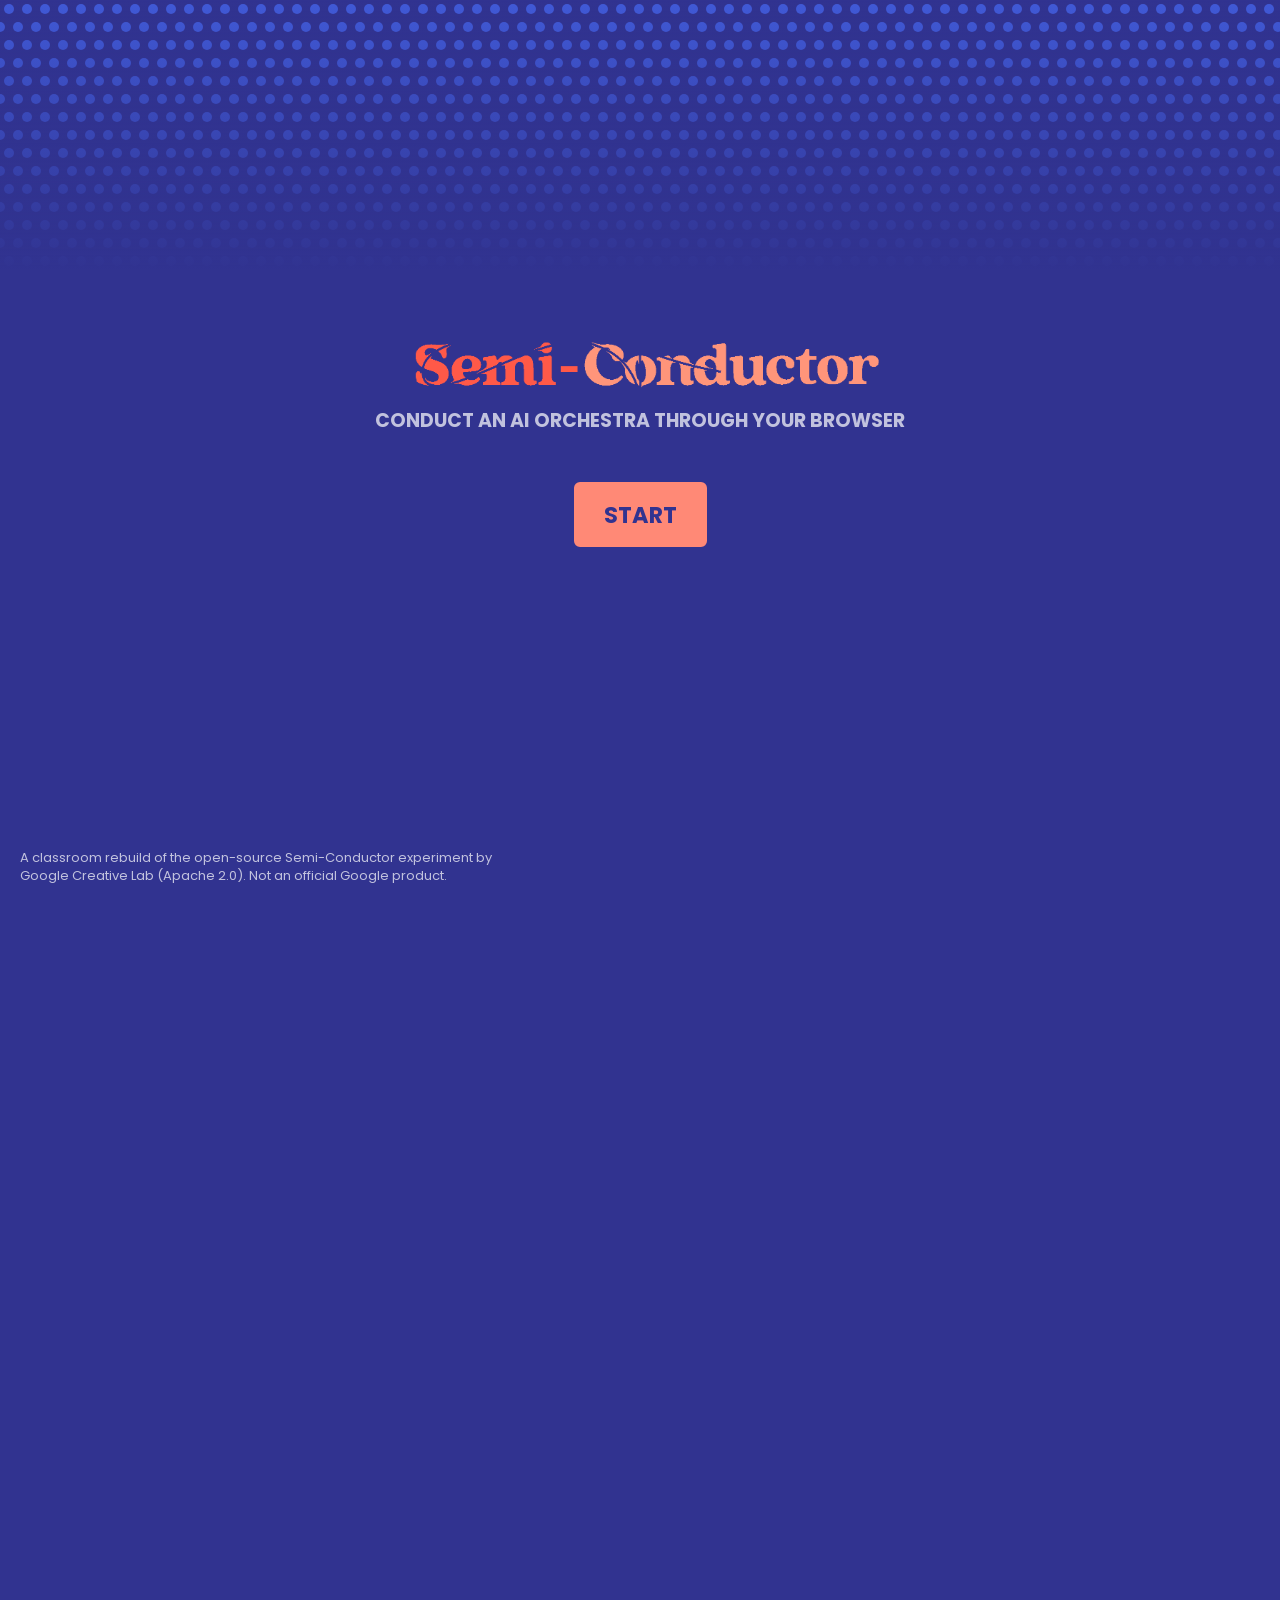
<file: docs/index.html>
<!doctype html><html lang="en"><head><meta charset="utf-8"><meta name="viewport" content="width=device-width, initial-scale=1.0"><title>Semi-Conductor</title><meta name="description" content=""><link rel="icon" type="image/png" href="favicon-32x32.3e89edb4.png" sizes="32x32"><link rel="icon" type="image/png" href="favicon-16x16.1eab2253.png" sizes="16x16"><link href="https://fonts.googleapis.com/css?family=Poppins:400" rel="stylesheet"><link rel="stylesheet" href="main.6c7f8136.css"><script src="main.ef14749e.js" defer></script></head><body> <div class="page-error"> <div class="error-container"> <img src="error.b8a45222.svg" alt="A broken treble clef sign"> <h2 class="error-title">We're in treble.</h2> <p class="error-text">Something went wrong and I don't know what it is. Maybe you could just... sing along?</p> </div> </div> <div class="dot-bg"> <div class="start-bg-fade"></div> <div class="start-bg"></div> </div>  <section class="page-info"> <div class="info-content-outer"> <div class="info-content"> <h1>How It Works</h1> <p>Semi-Conductor is an experiment that lets you conduct your own orchestra through your browser. You can move your arms to change the tempo, volume, and instrumentation of a piece of music.</p> <p>It uses Tensorflow.js, a machine learning library that works in the browser, to map out your movements through your webcam. An algorithm plays along to the score as you conduct, using hundreds of tiny audio files from live recorded instruments.</p> <p>Music: Vivaldi's <i>Winter</i> from the <a href="https://www.mutopiaproject.org/" target="_blank">Mutopia Project</a> edition (CC BY-SA 3.0); <i>Can-Can</i> (Offenbach) and <i>The Star-Spangled Banner</i> (John Stafford Smith) arranged for strings for this classroom edition.</p> <p>Find more information about PoseNet <a href="https://medium.com/tensorflow/real-time-human-pose-estimation-in-the-browser-with-tensorflow-js-7dd0bc881cd5" target="_blank"> on the TensorFlow blog</a>.</p> <p> </p><p>Built by Rupert Parry, Melissa Lu, Haylie Craig and Samantha Cordingley from Google Creative Lab, Sydney. This copy was rebuilt from their <a href="https://github.com/googlecreativelab/semi-conductor" target="_blank">open-source code</a> for classroom use.</p> <p>Instrument samples: <a href="https://github.com/nbrosowsky/tonejs-instruments" target="_blank">tonejs-instruments</a> by Nicholaus Brosowsky (CC BY 3.0), from Freesound and public-domain sources.</p> <p><button class="button-info-close">Back</button></p> </div> </div> </section>  <section class="page-finish"> <div class="roses-container"></div> <div class="finish-content-outer"> <div class="finish-content"> <p class="finish-text">Bravo!</p> <button class="button-restart button-large"> Play Again </button> </div> </div> </section>  <section class="page-start"> <div class="start-content"> <h1 class="start-logo"> <img src="logo.7bc55bd9.gif" alt="Semi-Conductor" class="start-logo-image"> </h1> <h2 class="start-subtitle">Conduct an AI orchestra through your browser</h2> <div class="start-button-container"> <button class="button-large progress start-button" disabled> Loading... </button> </div> </div> <footer class="start-footer"> <p class="start-footer-credit">A classroom rebuild of the open-source Semi-Conductor experiment by Google Creative Lab (Apache 2.0). Not an official Google product.</p> </footer> </section>  <section class="page-songs"> <h2 class="songs-title">Choose your music, Maestro</h2> <div class="song-list"></div> </section>  <section class="page-tutorial"> <section class="tutorial-part tutorial-part-1"> <div class="card tutorial-part-content"> <div class="tutorial-text"> Conduct by bouncing your hand up and down. <br>Each bounce is a beat: slow bounces, slow music! </div> <div class="tutorial-image"> <img src="tutorial-conducting.a946c02e.gif"> </div> <div class="tutorial-controls"> <button class="button-large tutorial-next">Next</button> </div> </div> </section> <section class="tutorial-part tutorial-part-2"> <div class="card tutorial-part-content"> <div class="tutorial-text"> Move up and down to play louder and softer </div> <div class="tutorial-image"> <img src="tutorial-volume.c519bb6f.gif"> </div> <div class="tutorial-controls"> <button class="button-large tutorial-next">Next</button> </div> </div> </section> <section class="tutorial-part tutorial-part-3"> <div class="card tutorial-part-content"> <div class="tutorial-text"> Move from side-to-side to control which sections play </div> <div class="tutorial-image"> <img src="tutorial-sections.76f06e44.gif"> </div> <div class="tutorial-controls"> <button class="button-large tutorial-end">Let's go</button> </div> </div> </section> </section>  <section class="page-main"> <nav class="main-topbar"> <div class="main-topbar-buttons"> <button class="button-restart"> <img src="icon-restart.a2be1aa6.svg" alt="Restart"> </button> <button class="button-info"> <img src="icon-info.5acf9b0f.svg" alt="Info"> </button> </div> <div class="timebar"> <div class="song-title song-progress progress"></div> </div> <h1><img class="main-topbar-logo" src="logo.7bc55bd9.gif"></h1> </nav> <div class="orchestra-container"> <div class="tempo-meter-container"> <div class="tempo-meter-container-inner"> <div class="tempo-icon-container"> <div class="tempo-icon"> <img src="metronome.8f57dd04.svg"> <div class="tempo-icon-label">TEMPO</div> </div> </div> <div class="tempo-meter-clipping-box"> <div class="tempo-meter"></div> <div class="tempo-meter-background"></div> </div> </div> </div> <div class="orchestra"> </div> </div> <div class="video-outer"> <div class="video-container"> <div class="video-label top">LOUDER</div> <div class="video-label left">HIGH STRINGS</div> <div class="video-label bottom">SOFTER</div> <div class="video-label right">LOW STRINGS</div> <div class="video-border"> <div class="calibration-overlay"> <img src="calibration-overlay.1c71eb94.png"> </div> <div class="conducting-overlay"></div> <div class="countdown-overlay"> <p class="countdown-text"></p> </div> </div> </div> <div class="instructions"> <p>Fit your body in frame, Maestro. This is a one person experiment.</p> </div> </div> </section>
</body></html>
</file>
<file: docs/main.6c7f8136.css>
a,abbr,acronym,address,applet,article,aside,audio,b,big,blockquote,body,canvas,caption,center,cite,code,dd,del,details,dfn,div,dl,dt,em,embed,fieldset,figcaption,figure,footer,form,h1,h2,h3,h4,h5,h6,header,hgroup,html,i,iframe,img,ins,kbd,label,legend,li,mark,menu,nav,object,ol,output,p,pre,q,ruby,s,samp,section,small,span,strike,strong,sub,summary,sup,table,tbody,td,tfoot,th,thead,time,tr,tt,u,ul,var,video{margin:0;padding:0;border:0;font-size:100%;font:inherit;vertical-align:baseline}article,aside,details,figcaption,figure,footer,header,hgroup,menu,nav,section{display:block}body{line-height:1}ol,ul{list-style:none}blockquote,q{quotes:none}blockquote:after,blockquote:before,q:after,q:before{content:"";content:none}table{border-collapse:collapse;border-spacing:0}body,html{padding:0;margin:0;height:100%;width:100%;overflow:hidden;min-width:1000px;min-height:750px}body,button,input,textarea{font-family:Poppins,sans-serif;font-size:19px}body{background:#313390}h1{font-size:25px;font-weight:700;line-height:1.5;margin-bottom:1rem}p{line-height:1.4}a{color:#ff8976}a:hover{background:#24266a;text-decoration:none}.button,button{display:inline-block;text-decoration:none;border:0;-webkit-appearance:none;background:#ff8976;color:#fff;cursor:pointer;padding:.3rem 1rem;border-radius:6px;font-weight:700;text-transform:uppercase;color:#313390;transform:translateY(0);transition:transform .3s,box-shadow .3s}.button:focus,button:focus{outline:0}.button-large{font-size:1.4rem;padding:.6rem 1.5rem}button:disabled{color:#fff}button:not([disabled]):hover{transform:translateY(-2px);box-shadow:0 10px 20px rgba(0,0,0,.2)}.progress{background:none;border:6px solid #ff8976}.page-start{display:flex;min-height:100vh;flex-direction:column}.start-content{text-align:center;display:flex;flex-direction:column;justify-content:center;flex:1}.start-logo-image{max-width:500px}.start-subtitle{margin-top:-50px;margin-bottom:52px;color:#fff;font-size:19px;font-weight:700;text-transform:uppercase;color:hsla(0,0%,100%,.7)}.start-footer{display:flex;align-items:left}.start-footer-image{max-height:100px;margin-left:20px;margin-bottom:15px}.start-footer-credit{max-width:520px;margin:0 20px 15px;font-size:13px;line-height:1.4;color:hsla(0,0%,100%,.7)}.page-songs{display:none;height:100%;flex-direction:column;align-items:center;justify-content:center}.songs-title{color:#fff;font-size:32px;font-weight:700;margin-bottom:40px}.song-list{display:flex;gap:28px}.song-card{display:flex;flex-direction:column;align-items:center;width:260px;min-height:300px;padding:30px 24px;border-radius:30px;background:#fff;color:#313390;text-transform:none;font-weight:400;box-shadow:0 0 60px rgba(0,0,0,.5)}.song-card:hover .song-card-name{color:#ff5d43}.song-card-emoji{font-size:56px;line-height:1.2;margin-bottom:16px}.song-card-name{font-size:24px;font-weight:700;line-height:1.2;margin-bottom:8px;transition:color .3s}.song-card-composer{font-size:14px;text-transform:uppercase;opacity:.7;margin-bottom:16px}.song-card-blurb{font-size:16px;line-height:1.4}.page-tutorial{height:100%}.tutorial-part{display:none;height:100%;flex-direction:column;align-items:center;justify-content:center;line-height:1.8rem;color:#313390}.tutorial-part-content{display:flex;flex-direction:column;justify-content:space-between;text-align:center;background:#fff;width:600px;height:400px;padding:30px;border-radius:30px;box-shadow:0 0 60px rgba(0,0,0,.7)}.tutorial-image img{height:200px}.page-main{height:100%;display:none;flex-direction:column}.main-topbar,.page-main{justify-content:space-between}.main-topbar{display:flex;flex-direction:row;width:100%;padding:0 20px;box-sizing:border-box}.main-topbar-buttons{padding:13px 0;margin-right:15px}.main-topbar-buttons button{margin-right:10px}.button-restart img{width:16px}.button-info img{width:10px}.main-topbar-logo{width:250px}.video-outer{display:flex;height:100%;margin-top:-150px;flex-direction:column;align-items:center;justify-content:center}.video-border{position:relative;border-radius:50px;overflow:hidden;border:10px solid #ff8976;box-shadow:0 10px 20px rgba(0,0,0,.2);transition:border-color 1.5s ease-in-out,box-shadow 1.5s ease-in-out}.video-border,.video-container{min-width:600px;min-height:500px}.video-container{transform:scale(1);transition:transform 1.5s ease-in-out}.calibration-overlay{position:absolute;min-width:600px;width:600px;height:500px;min-height:500px;background:rgba(255,0,0,.3);display:flex;align-items:flex-end;justify-content:center}.calibration-overlay img{width:500px}.calibration-overlay.success{background:rgba(0,128,0,.3)}.conducting-overlay{display:none;position:absolute;min-width:600px;width:600px;height:500px;min-height:500px;background:rgba(27,25,111,.33)}.video-container canvas{margin-bottom:-3px}.instructions{color:#fff;margin-top:25px;opacity:1;transition:opacity 1.5s ease-in-out}.orchestra-container{max-height:0%;height:0%;opacity:0;transition:height 1.5s ease-in-out,opacity 1.5s ease-in-out}.countdown-overlay{display:flex;align-items:center;justify-content:center;width:600px;height:500px;position:absolute;opacity:0;transition:opacity 1.5s ease-in-out}.countdown-overlay p{font-size:400px;color:#fff;text-shadow:0 5px 30px rgba(0,0,0,.3)}.timebar{display:flex;height:64px;align-items:center;padding-left:95px}.timebar,.video-label{opacity:0;transition:opacity 2.5s ease-in-out}.video-label{position:absolute;color:hsla(0,0%,100%,.5);font-weight:700;font-size:58px;width:600px;text-align:center;transition-delay:2.5s}.video-label.left{left:-300px}.video-label.left,.video-label.right{width:500px;top:250px;transform:rotate(-90deg)}.video-label.right{right:-300px}.video-label.top{top:-80px}.video-label.bottom{bottom:-80px}.tempo-icon-container{position:absolute;bottom:30px;display:flex;align-items:center;justify-content:center;width:290px;color:#fff;z-index:300}.tempo-icon img{height:40px;margin-bottom:4px}.tempo-icon{opacity:.6;display:flex;flex-direction:column;align-items:center;font-weight:700;justify-content:center}.tempo-icon-label{font-size:14px;color:hsla(0,0%,100%,.6)}.song-progress{width:300px;border-radius:20px;height:25px;text-align:center;color:#fff;font-weight:700;font-size:14px;line-height:25px}.orchestra{width:1000px;margin:0 auto}.tempo-meter-container{position:absolute;padding-top:272px;min-width:1000px;width:100%;display:flex;justify-content:center}.tempo-meter-container-inner{width:290px;height:145px}.tempo-meter-clipping-box{width:290px;height:145px;overflow:hidden;transform:scaleY(.8)}.tempo-meter{position:relative;z-index:150;border-bottom:10px solid #4058d3;transform-origin:bottom center;transform:rotate(-178deg);transition:border-color .5s}.tempo-meter,.tempo-meter-background{width:290px;height:145px;border-radius:145px 145px 0 0}.tempo-meter-background{position:absolute;top:0;z-index:100;background:#2b2984}.tempo-meter.stopped{border-color:#4c4aa0}.tempo-meter.fast{border-color:#a20258}.conducting-mode .countdown-overlay,.conducting-mode .timebar{opacity:1}.conducting-mode .video-container{transform:scale(.4)}.conducting-mode .video-label{opacity:1}.conducting-mode .video-border{border-color:rgba(255,137,118,0);box-shadow:0 10px 20px transparent}.conducting-mode .orchestra-container{height:500px;max-height:500px;opacity:1;padding-top:65px}.conducting-mode .instructions{opacity:0}.page-info{display:none;position:fixed;top:0;left:0;right:0;bottom:0;background:rgba(49,51,144,.9);z-index:1000;flex-direction:column;justify-content:space-between;align-items:center;padding:50px;box-sizing:border-box;overflow-y:scroll}.info-buttons{width:100%}.info-content-outer{height:100%;width:100%;display:flex;align-items:center;justify-content:center}.info-content{color:#fff;text-align:center;width:60%;max-width:600px}.info-content p{font-size:16px;padding-bottom:20px}.button-info-close{margin-top:30px}.page-finish{display:none;z-index:1000;background:rgba(49,51,144,.9);opacity:0;transition:opacity .7s ease-in-out}.finish-content-outer,.page-finish{position:fixed;left:0;right:0;top:0;bottom:0}.finish-content-outer{display:flex;z-index:1100;align-items:center;justify-content:center}.finish-content{display:flex;flex-direction:column;justify-content:space-around;transform:scale(.8);transition:transform .7s ease-in-out}.finish-text{color:#fff;font-size:80px;text-align:center;margin-bottom:30px}.page-finish.fade-in{opacity:1}.page-finish.fade-in .finish-content-outer{transform:scale(1)}.roses-container{position:fixed;top:0;left:0;bottom:0;right:0;z-index:1100}.rose{position:absolute;top:-60px}.rose,.rose img{width:200px}.page-error{position:fixed;bottom:0;top:0;left:0;right:0;background:#313390;z-index:200;color:#fff;display:none;align-items:center;justify-content:center;box-sizing:border-box;padding:30px}.error-container{text-align:center;max-width:570px}.error-container p{font-size:16px;margin-bottom:20px}.error-container img{width:160px;margin-bottom:50px}.error-title{font-weight:700;font-size:30px;padding-bottom:20px}.dot-bg{width:100%;height:100%;position:fixed;z-index:-1}.start-bg{background-image:url(dot-bg.002f0568.svg);background-repeat:repeat;z-index:0}.start-bg,.start-bg-fade{position:absolute;top:0;left:0;right:0;height:30%}.start-bg-fade{z-index:1;background:linear-gradient(transparent,#313390)}.is-mobile{min-width:0;min-height:0}
</file>
